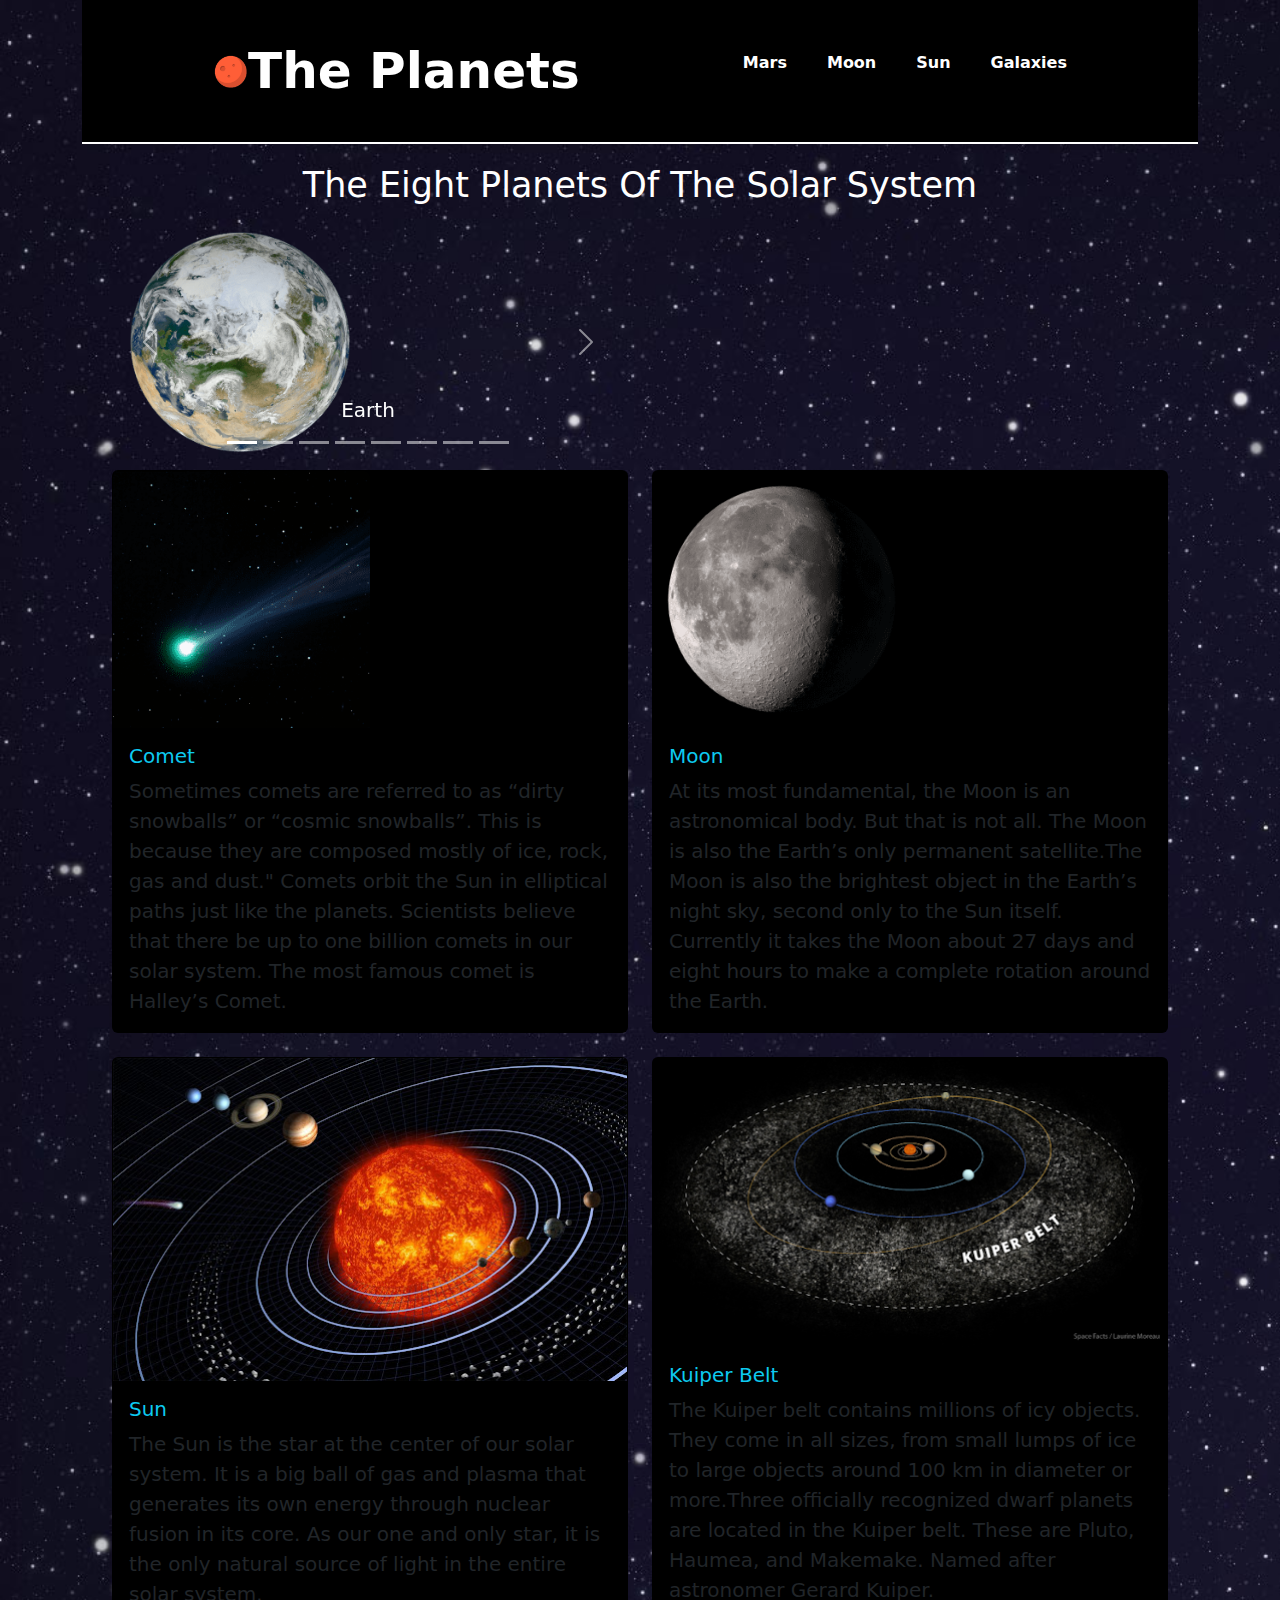
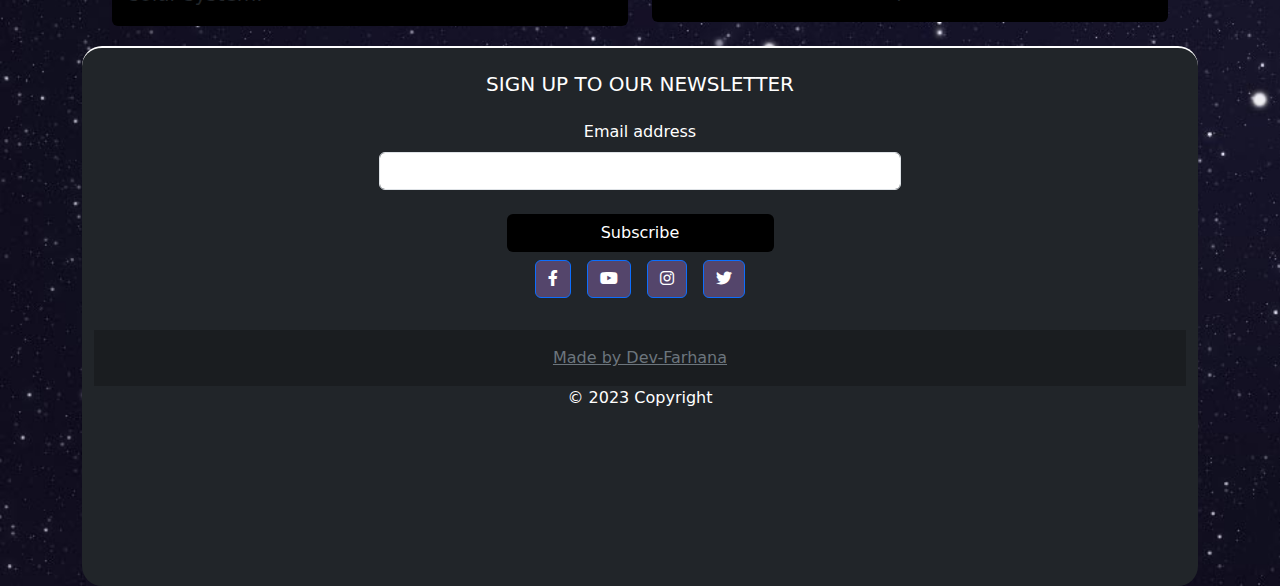
<file: planets/index.html>
<!DOCTYPE html>
<html lang="en">
<head>
    <meta charset="UTF-8">
    <meta name="viewport" content="width=device-width, initial-scale=1.0">
    <title> Planets </title>
    <link rel="shortcut icon" href="./imgs/planet.png" type="image/x-icon">
    <link rel="stylesheet" href="https://cdn.jsdelivr.net/npm/bootstrap@5.3.1/dist/css/bootstrap.min.css">
    <link href="https://cdnjs.cloudflare.com/ajax/libs/font-awesome/6.0.0/css/all.min.css" rel="stylesheet"/>
    <link rel="stylesheet" href="style.css">
</head>
<body>
    <div class="container">
        <div class="navbar">
            <div class="top-logo">
                <img src="./imgs/planet.png" width="35px" height="35px">
                <span> The Planets </span>
            </div>
            <div class="top-nav">
                <ul>
                    <li><a href="./mars.html" target="_blank"> Mars</a></li>
                    <li><a href="moon.html" target="_blank" > Moon</a> </li>
                    <li> <a href="sun.html" target="_blank" rel="noopener noreferrer"> Sun</a> </li>
                    <li> <a href="galaxy.html" target="_blank"> Galaxies</a></li>  
                </ul>
            </div>  
        </div>
        <div class="hero-section">
         <h3 style="text-align: center; font-size: 35px;">The Eight Planets Of The Solar System  </h3>
            <div class="planets">
             <div id="carousel8Planets" class="carousel slide">
                 <div class="carousel-indicators">
                      <button data-bs-target="#carousel8Planets" data-bs-slide-to="0" class="active" aria-current="true" aria-label="Slide 1"></button>
                      <button data-bs-target="#carousel8Planets" data-bs-slide-to="1" aria-label="Slide 2"></button>
                      <button data-bs-target="#carousel8Planets" data-bs-slide-to="2" aria-label="Slide 3"></button>
                     <button data-bs-target="#carousel8Planets" data-bs-slide-to="3" aria-label="Slide 4" > </button>
                     <button data-bs-target="#carousel8Planets" data-bs-slide-to="4" aria-label="Slide 5"></button>
                     <button data-bs-target="#carousel8Planets" data-bs-slide-to="5" aria-label="Slide 6"></button>   
                     <button data-bs-target="#carousel8Planets" data-bs-slide-to="6" aria-label="Slide 7"></button>   
                     <button data-bs-target="#carousel8Planets" data-bs-slide-to="7" aria-label="Slide 8"></button>   
                 </div>
                 <div class="carousel-inner">
                        <div class="carousel-item active">
                            <img src="./imgs/earth-300x300.png" class="d-block w-50">
                            <div class="carousel-caption d-none d-md-block">
                             <h5>Earth</h5>
                            </div>
                        </div>
                        <div class="carousel-item">
                            <img src="./imgs/saturn-300x300.png" class="d-block w-50">
                            <div class="carousel-caption d-none d-md-block">
                            <h5> Saturn</h5>
                            </div>
                       </div>
                        <div class="carousel-item">
                            <img src="./imgs/mercury-300x300.png" class="d-block w-50">
                            <div class="carousel-caption d-none d-md-block">
                                <h5>Mercury</h5>
                            </div>
                        </div>
                        <div class="carousel-item">
                            <img src="./imgs/venus-300x300.png" class="d-block w-50">
                            <div class="carousel-caption d-none d-md-block">
                                <h5>Venus</h5>
                            </div>
                        </div>
                       <div class="carousel-item">
                            <img src="./imgs/uranus-300x300.png" class="d-block w-50">
                            <div class="carousel-caption d-none d-md-block">
                             <h5> Uranus</h5>
                            </div>
                       </div>
                      <div class="carousel-item">
                            <img src="./imgs/neptune-300x300.png" class="d-block w-50">
                            <div class="carousel-caption d-none d-md-block">
                                <h5>Neptune</h5>
                            </div>
                        </div>
                        <div class="carousel-item">
                            <img src="./imgs/mars-300x300.png" class="d-block w-50">
                            <div class="carousel-caption d-none d-md-block">
                                <h5> Mars</h5>
                            </div>
                        </div>
                        <div class="carousel-item">
                            <img src="./imgs/jupiter-300x300.png" class="d-block w-50">
                            <div class="carousel-caption d-none d-md-block">
                                <h5> Jupiter</h5>
                            </div>
                        </div>
                   </div>
                    <button class="carousel-control-prev" type="button" data-bs-target="#carousel8Planets" data-bs-slide="prev">
                      <span class="carousel-control-prev-icon" aria-hidden="true"></span>
                      <span class="visually-hidden">Previous</span>
                    </button>
                    <button class="carousel-control-next" type="button" data-bs-target="#carousel8Planets" data-bs-slide="next">
                      <span class="carousel-control-next-icon" aria-hidden="true"></span>
                      <span class="visually-hidden">Next</span>
                    </button>
               </div>
            </div>

            <div class="facts&info">
                <div class="row row-cols-1 row-cols-md-2 g-4">
                    <div class="col">
                        <div class="card bg-black">
                            <img src="./imgs/comet-300x300.png" class="card-img-top  w-50 h-25" >
                            <div class="card-body">
                              <h5 class="card-title text-info">Comet</h5>
                              <p class="card-text"> Sometimes comets are referred to as “dirty snowballs” or “cosmic snowballs”. This is because they are composed mostly of ice, rock, gas and dust."
                                Comets orbit the Sun in elliptical paths just like the planets. 
                             Scientists believe that there be up to one billion comets in our solar system.
                             The most famous comet is Halley’s Comet.
                            </p>
                            </div>
                      </div>
                   </div>
                   <div class="col">
                        <div class="card bg-black">
                            <img src="./imgs/moon-300x300.png" class="card-img-top w-50 h-25">
                            <div class="card-body">
                                <h5 class="card-title text-info">Moon</h5>
                                <p class="card-text"> At its most fundamental, the Moon is an astronomical body. But that is not all. The Moon is also the Earth’s only permanent satellite.The Moon is also the brightest object in the Earth’s night sky, second only to the Sun itself. Currently it takes the Moon about 27 days and eight hours to make a complete rotation around the Earth. </p>
                            </div>
                       </div>
                    </div>
                    <div class="col">
                        <div class="card bg-black">
                            <img src="./imgs/What-Is-the-Sun.jpg" class="card-img-top" >
                            <div class="card-body">
                                <h5 class="card-title text-info">Sun</h5>
                                <p class="card-text"> The Sun is the star at the center of our solar system. It is a big ball of gas and plasma that generates its own energy through nuclear fusion in its core. As our one and only star, it is the only natural source of light in the entire solar system.</p>
                            </div>
                        </div>
                   </div>
                    
                    <div class="col">
                        <div class="card bg-black">
                            <img src="./imgs/kuiper-belt.png" class="card-img-top ">
                            <div class="card-body">
                                <h5 class="card-title text-info">Kuiper Belt</h5>
                                <p class="card-text">The Kuiper belt contains millions of icy objects. They come in all sizes, from small lumps of ice to large objects around 100 km in diameter or more.Three officially recognized dwarf planets are located in the Kuiper belt. These are Pluto, Haumea, and Makemake. Named after astronomer Gerard Kuiper. </p>
                            </div>
                        </div>
                   </div>
                </div>
          </div>

        </div>

        <div class="footer bg-dark"> 
            <div class="container">
                <footer class="text-center">
                    <div class="container p-4">
                    <div class="row">
                        <h5 class="text-uppercase mb-4">Sign up to our newsletter</h5>
                            <div class="form-outline form-white mb-4">
                                <label class="form-label">Email address</label>
                                <input type="email" class="form-control mx-auto w-50" />
                            </div>
                        <button type="submit" class="btn text-white bg-black mx-auto w-25">Subscribe</button>
                    </div>

                    <div class="container d-flex justify-content-center py-2">
                        <button type="button" class="btn btn-primary mx-2" style="background-color: #54456b;">
                        <i class="fab fa-facebook-f"></i>
                        </button>
                        <button type="button" class="btn btn-primary mx-2" style="background-color: #54456b;">
                        <i class="fab fa-youtube"></i>
                        </button>
                        <button type="button" class="btn btn-primary mx-2" style="background-color: #54456b;">
                        <i class="fab fa-instagram"></i>
                        </button>
                        <button type="button" class="btn btn-primary mx-2" style="background-color: #54456b;">
                        <i class="fab fa-twitter"></i>
                        </button>
                    </div>
                
                </div>
                    <div class="text-center p-3 border-white" style="background-color: rgba(0, 0, 0, 0.2);">
                        <a class="text-secondary" href="/"> Made by Dev-Farhana</a>
                    </div>         © 2023 Copyright
                </footer>
            </div>
            <!-- End of .container -->
        </div>



    </div>

    <script src="https://cdn.jsdelivr.net/npm/bootstrap@5.3.1/dist/js/bootstrap.bundle.min.js"></script>
    
</body>
</html>
</file>
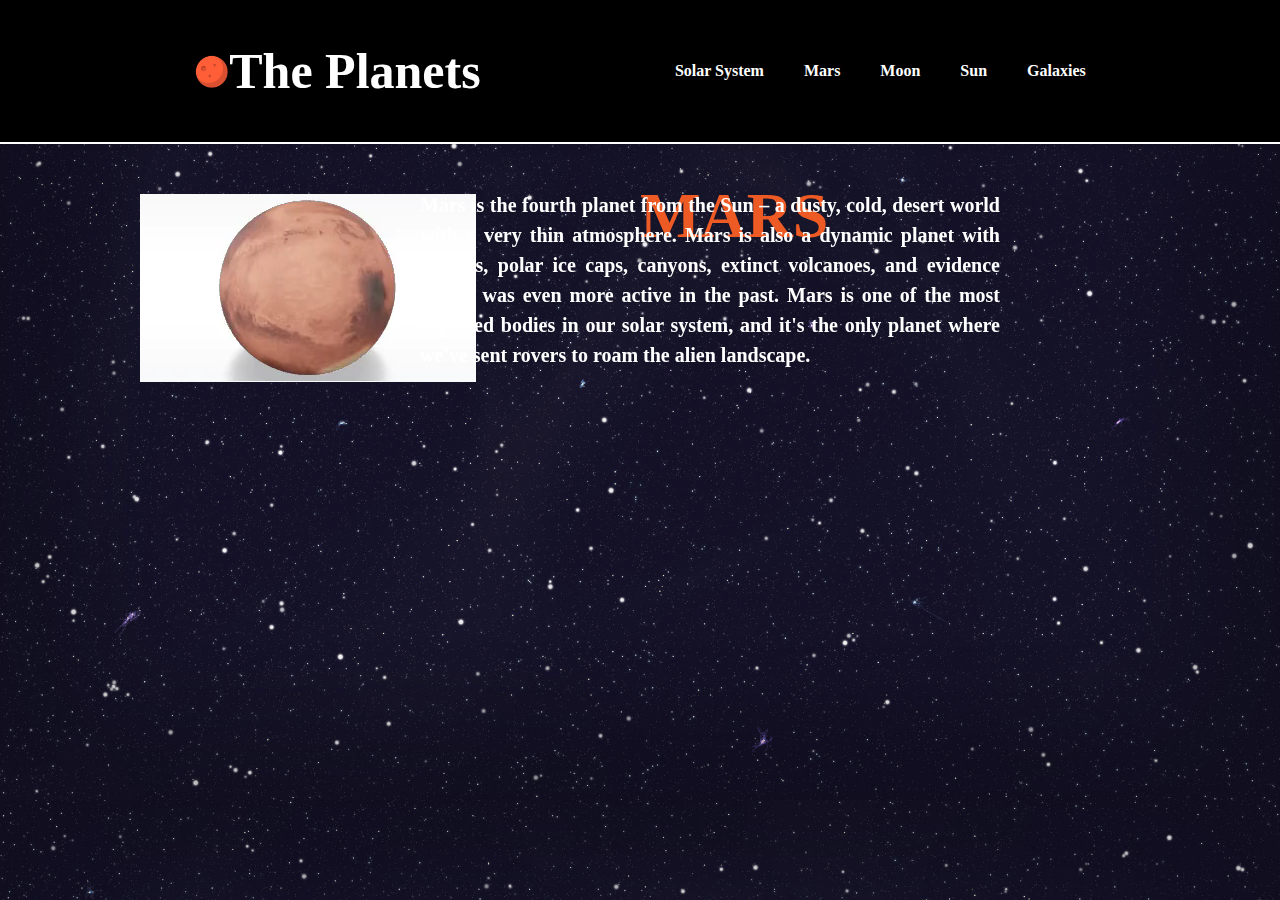
<file: planets/mars.html>
<!DOCTYPE html>
<html lang="en">
<head>
    <meta charset="UTF-8">
    <meta http-equiv="X-UA-Compatible" content="IE=edge">
    <meta name="viewport" content="width=device-width, initial-scale=1.0">
    <title>Mars</title>
    <link href="https://cdn.jsdelivr.net/npm/bootstrap@5.3.0-alpha1/dist/css/bootstrap.min.css" rel="stylesheet"
        integrity="sha384-GLhlTQ8iRABdZLl6O3oVMWSktQOp6b7In1Zl3/Jr59b6EGGoI1aFkw7cmDA6j6gD" crossorigin="anonymous">
    <link rel="stylesheet" href="https://cdnjs.cloudflare.com/ajax/libs/font-awesome/6.2.1/css/all.min.css" integrity="sha512-MV7K8+y+gLIBoVD59lQIYicR65iaqukzvf/nwasF0nqhPay5w/9lJmVM2hMDcnK1OnMGCdVK+iQrJ7lzPJQd1w==" crossorigin="anonymous" referrerpolicy="no-referrer" />
    <link rel="icon" href="./imgs/mars-300x300.png" type="image/x-icon">
    <link rel="stylesheet" href="style.css">
</head>
<body>
    <div class="navbar">
        <div class="top-logo">
            <img src="./imgs/planet.png" width="35px" height="35px">
            <li> The Planets </li>
        </div>
        <div class="top-nav">
            <ul>
                <li>Solar System</li>
                <li><a href="./mars.html" target="_blank"> Mars</a></li>
                <li><a href="moon.html" target="_blank" > Moon</a> </li>
                <li> <a href="sun.html" target="_blank" rel="noopener noreferrer"> Sun</a> </li>
              <li> <a href="galaxy.html" target="_blank"> Galaxies</a></li>          
            </ul>
        </div>  
    </div>   
        <div class="left">
            <video style="margin-left: 140px; margin-top: 50px;"  src="./imgs/mars-desktop_light.mp4" autoplay loop></video>
        </div>
        <div class="right">
            <div class="planet">
                <h1 style="color: #EE5A24; transform: translate(50%,-280%); font-size: 5vw;">MARS</h1>
            </div>
            <p id="p1" > 
                ​Mars is the fourth planet from the Sun – a dusty, cold, desert world with a very thin atmosphere. Mars is also a dynamic planet with seasons, polar ice caps, canyons, extinct volcanoes, and evidence that it was even more active in the past.
                Mars is one of the most explored bodies in our solar system, and it's the only planet where we've sent rovers to roam the alien landscape.
            </p>
        </div>

    <script src="https://cdn.jsdelivr.net/npm/bootstrap@5.3.0-alpha1/dist/js/bootstrap.min.js"
        integrity="sha384-mQ93GR66B00ZXjt0YO5KlohRA5SY2XofN4zfuZxLkoj1gXtW8ANNCe9d5Y3eG5eD"
        crossorigin="anonymous"></script>
</body>

</html>
</file>
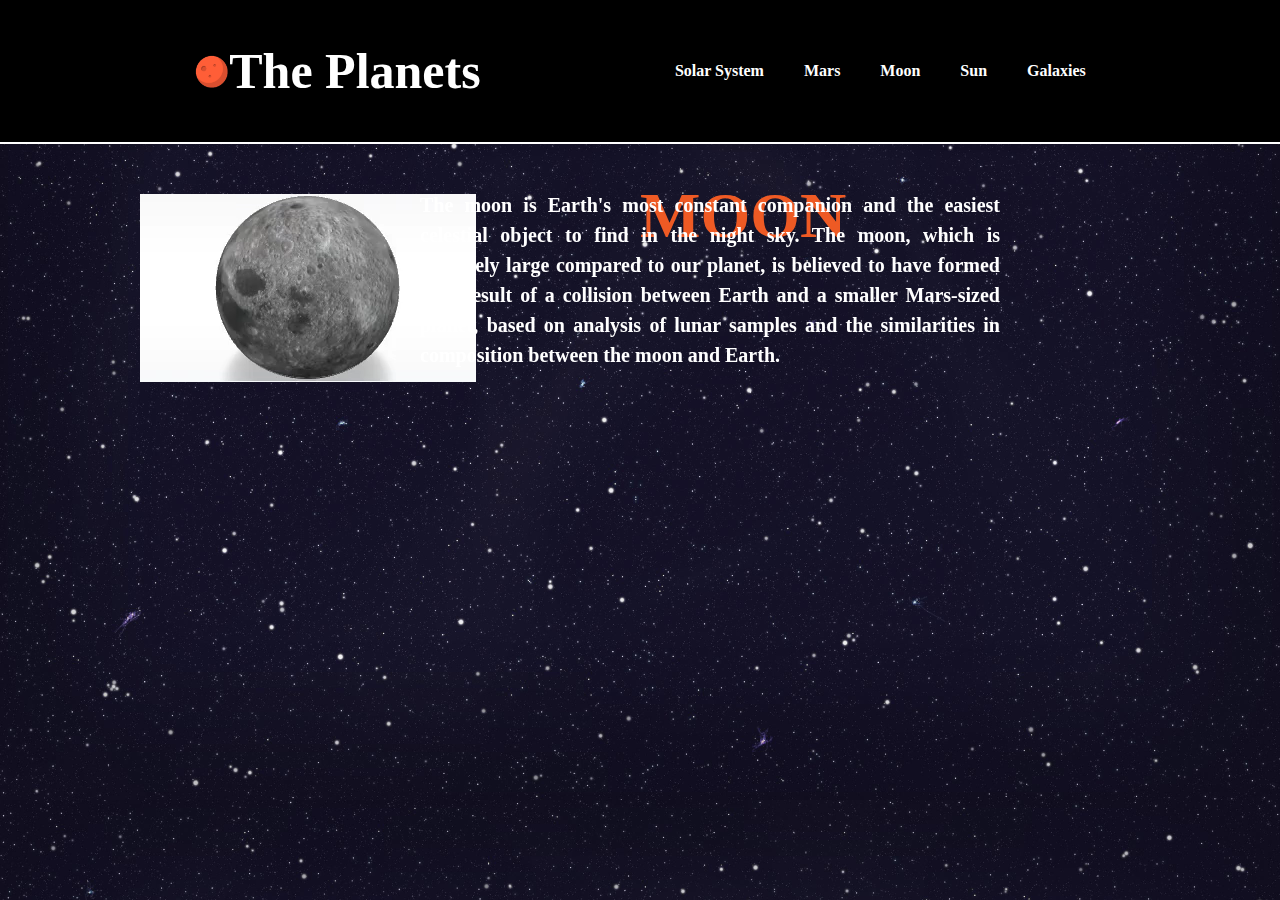
<file: planets/moon.html>
<!DOCTYPE html>
<html lang="en">
<head>
    <meta charset="UTF-8">
    <meta http-equiv="X-UA-Compatible" content="IE=edge">
    <meta name="viewport" content="width=device-width, initial-scale=1.0">
    <title>Moon</title>
    <link href="https://cdn.jsdelivr.net/npm/bootstrap@5.3.0-alpha1/dist/css/bootstrap.min.css" rel="stylesheet"
        integrity="sha384-GLhlTQ8iRABdZLl6O3oVMWSktQOp6b7In1Zl3/Jr59b6EGGoI1aFkw7cmDA6j6gD" crossorigin="anonymous">
    <link rel="stylesheet" href="https://cdnjs.cloudflare.com/ajax/libs/font-awesome/6.2.1/css/all.min.css" integrity="sha512-MV7K8+y+gLIBoVD59lQIYicR65iaqukzvf/nwasF0nqhPay5w/9lJmVM2hMDcnK1OnMGCdVK+iQrJ7lzPJQd1w==" crossorigin="anonymous" referrerpolicy="no-referrer" />
    <link rel="icon" href="./imgs/moon-300x300.png" type="image/x-icon">
    <link rel="stylesheet" href="style.css">
</head>
<body>
    <div class="navbar">
        <div class="top-logo">
            <img src="./imgs/planet.png" width="35px" height="35px">
            <li> The Planets </li>
        </div>
        <div class="top-nav">
            <ul>
                <li>Solar System</li>
                <li><a href="./mars.html" target="_blank"> Mars</a></li>
                <li><a href="moon.html" target="_blank" > Moon</a> </li>
                <li> <a href="sun.html" target="_blank" rel="noopener noreferrer"> Sun</a> </li>
                <li> <a href="galaxy.html" target="_blank"> Galaxies</a></li>         
            </ul>
        </div>  
    </div>   
        <div class="left">
            <!-- <img style="margin-left: 140px; margin-top: 50px;" src="./imgs/mercury-300x300.png" > -->
            <video style="margin-left: 140px; margin-top: 50px;" src="./imgs/desktop_light.mp4" autoplay loop > </video>
        </div>
        <div class="right">
            <div class="planet">
                <h1 style="color: #EE5A24; transform: translate(50%,-280%); font-size: 5vw;">MOON</h1>
            </div>
            <p id="p1" > The moon is Earth's most constant companion and the easiest celestial object to find in the night sky. The moon, which is relatively large compared to our planet, is believed to have formed as a result of a collision between Earth and a smaller Mars-sized planet, based on analysis of lunar samples and the similarities in composition between the moon and Earth.
            </p>
        </div>

    <script src="https://cdn.jsdelivr.net/npm/bootstrap@5.3.0-alpha1/dist/js/bootstrap.min.js"
        integrity="sha384-mQ93GR66B00ZXjt0YO5KlohRA5SY2XofN4zfuZxLkoj1gXtW8ANNCe9d5Y3eG5eD"
        crossorigin="anonymous"></script>
</body>

</html>
</file>
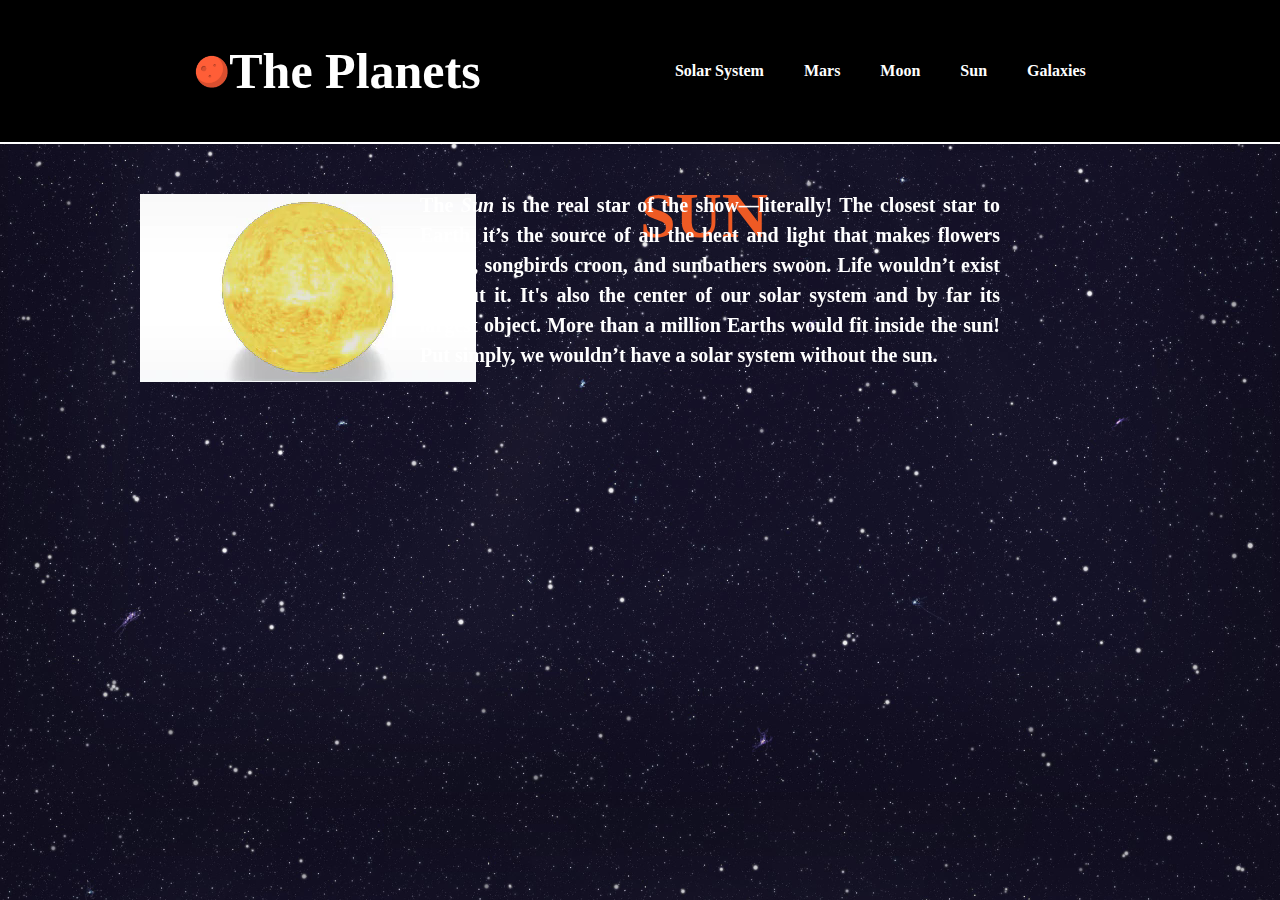
<file: planets/sun.html>
<!DOCTYPE html>
<html lang="en">
<head>
    <meta charset="UTF-8">
    <meta http-equiv="X-UA-Compatible" content="IE=edge">
    <meta name="viewport" content="width=device-width, initial-scale=1.0">
    <title> Sun</title>
    <link href="https://cdn.jsdelivr.net/npm/bootstrap@5.3.0-alpha1/dist/css/bootstrap.min.css" rel="stylesheet"
        integrity="sha384-GLhlTQ8iRABdZLl6O3oVMWSktQOp6b7In1Zl3/Jr59b6EGGoI1aFkw7cmDA6j6gD" crossorigin="anonymous">
    <link rel="stylesheet" href="https://cdnjs.cloudflare.com/ajax/libs/font-awesome/6.2.1/css/all.min.css" integrity="sha512-MV7K8+y+gLIBoVD59lQIYicR65iaqukzvf/nwasF0nqhPay5w/9lJmVM2hMDcnK1OnMGCdVK+iQrJ7lzPJQd1w==" crossorigin="anonymous" referrerpolicy="no-referrer" />
    <link rel="icon" href="./imgs/sun-300x300.png" type="image/x-icon">
    <link rel="stylesheet" href="style.css">
</head>
<body>
    <div class="navbar">
        <div class="top-logo">
            <img src="./imgs/planet.png" width="35px" height="35px">
            <li> The Planets </li>
        </div>
        <div class="top-nav">
            <ul>
                <li>Solar System</li>
                <li><a href="./mars.html" target="_blank"> Mars</a></li>
                <li><a href="moon.html" target="_blank" > Moon</a> </li>
                <li> <a href="sun.html" target="_blank" rel="noopener noreferrer"> Sun</a> </li>
                <li> <a href="galaxy.html" target="_blank"> Galaxies</a></li>         
            </ul>
        </div>  
    </div>   
        <div class="left">
            <video style="margin-left: 140px; margin-top: 50px;" src="./imgs/sun-desktop_light.mp4" autoplay loop ></video>
        </div>
        <div class="right">
            <div class="planet">
                <h1 style="color: #EE5A24; transform: translate(50%,-280%); font-size: 5vw;">SUN</h1>
            </div>
            <p id="p1" > 
                The <i> Sun</i> is the real star of the show—literally! The closest star to Earth, it’s the source of all the heat and light that makes flowers bloom, songbirds croon, and sunbathers swoon. Life wouldn’t exist without it. It's also the center of our solar system and by far its largest object. More than a million Earths would fit inside the sun! Put simply, we wouldn’t have a solar system without the sun.
            </p>
        </div>

    <script src="https://cdn.jsdelivr.net/npm/bootstrap@5.3.0-alpha1/dist/js/bootstrap.min.js"
        integrity="sha384-mQ93GR66B00ZXjt0YO5KlohRA5SY2XofN4zfuZxLkoj1gXtW8ANNCe9d5Y3eG5eD"
        crossorigin="anonymous"></script>
</body>

</html>
</file>
<file: planets/style.css>
*{
    margin: 0;
    padding: 0;
    box-sizing: border-box;
}
body{
    background-image: url('./imgs/stars-background.jpg');
    background-size: cover;
    /* overflow: hidden; */
}
.container{
    color: #fff;   
}
.navbar{
    color: #fff;
    background-color: #000000;
    font-weight: 600;
    width: 100%;
    height: 16vh;
    display: flex;
    align-items: center;
    justify-content: space-evenly;
    border-bottom: 2px solid #fff;
}
.top-logo{
    display: flex;
    align-items: center;
    font-size: 50px;
    /* margin: 10px 20px;    */
}
.top-nav ul , li{
    display: flex;
    gap: 40px;
    align-items: center;
    justify-content: flex-end;
}
.top-nav a{
 text-decoration: none;
 color: #fff;
}
.top-nav:hover{
    background-color: rgb(0,0,0,0.3);
}
.hero-section{
    margin: 20px 30px;
    font-size: 20px;
}
.planets{
    width: 40vw;
    height: 20vw;
}
.footer{
    width: 100%;
    height: 60vh;
    border-radius: 20px;
    border-top: 2px solid #fff;
}
#p1{
    color: #fff;
    width: 600px;
    height: 20vh;
    float: right;
    transform: translate(-45%, -150%);
     padding: 0 10px;
     text-align: center;
     font-size: 20px;
     font-weight: bold;
     line-height: 30px;
     text-align: justify;
}
@media screen and ( min-width: 200px) and (max-width: 500px) {
    .top-nav ul , li{
        flex-direction: row;
        gap: 15px;
        justify-content: stretch;
        flex-wrap: wrap;
    }

     
}
</file>
